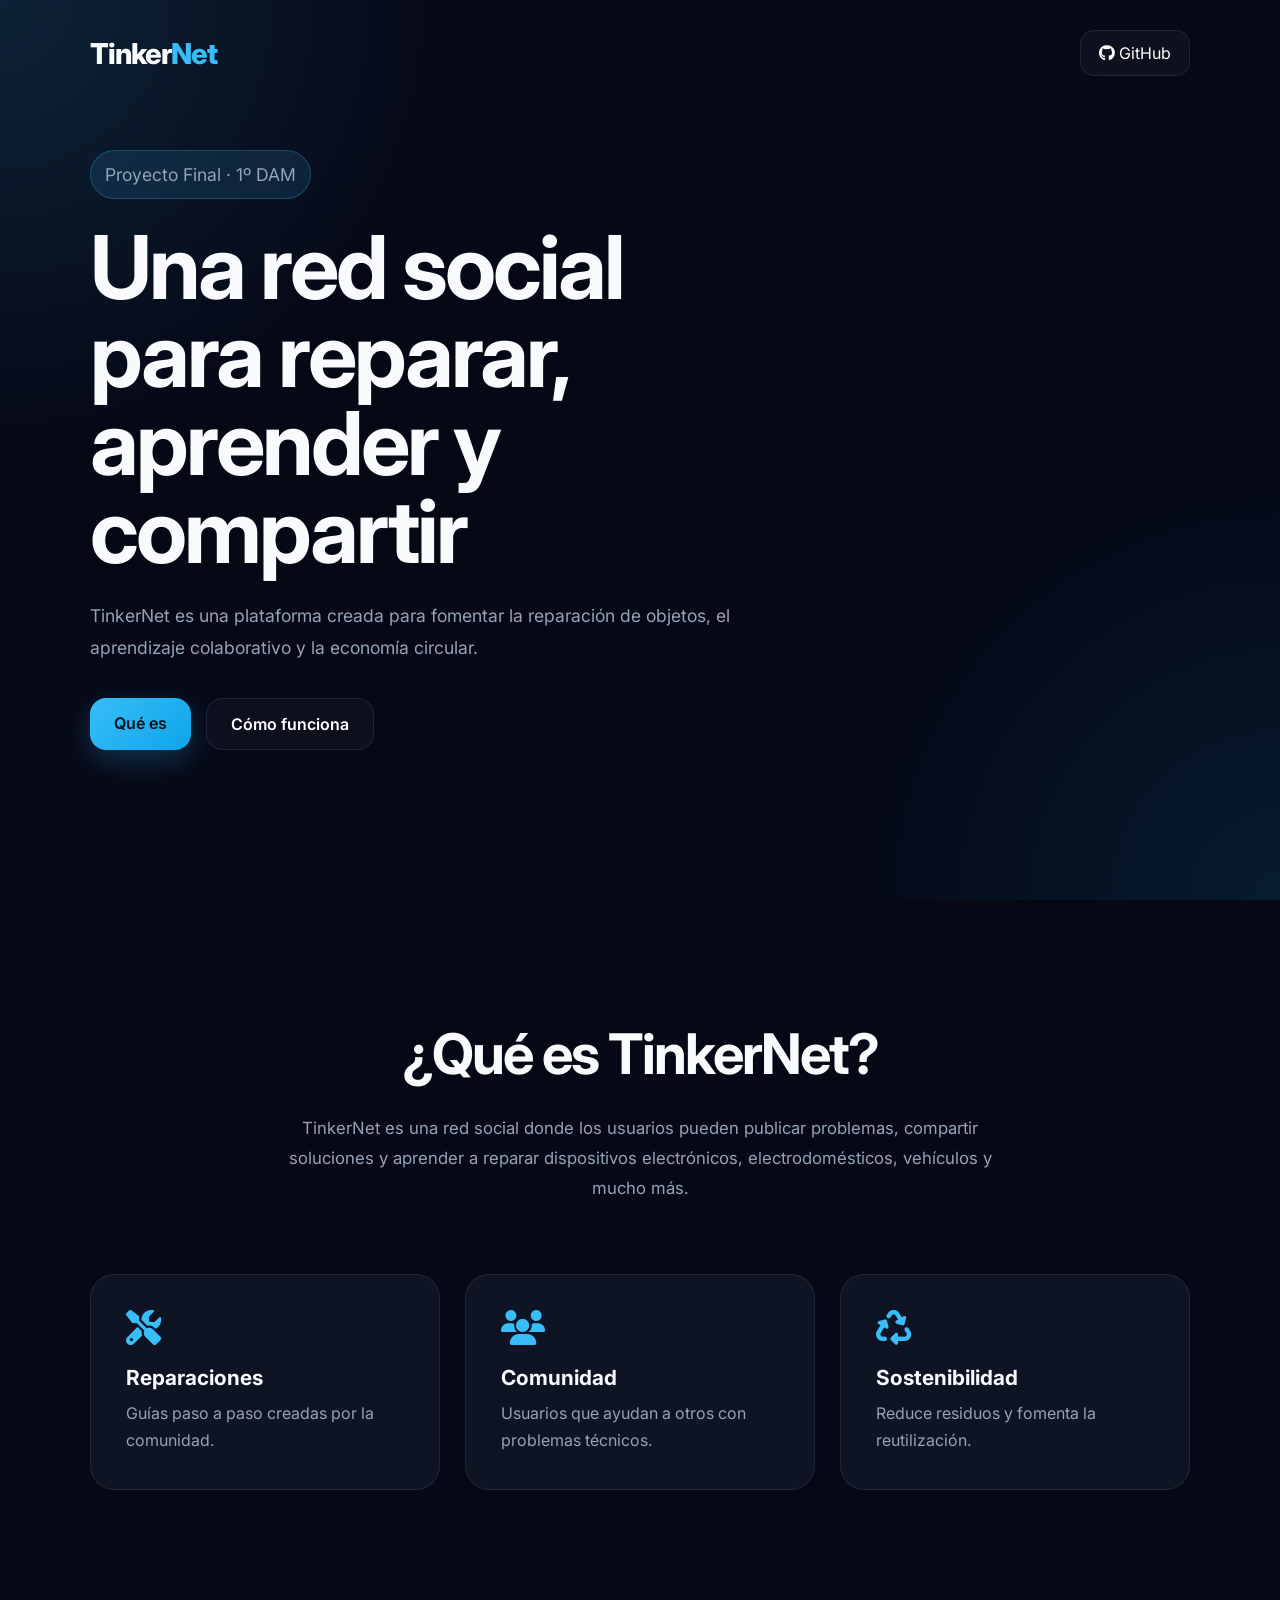
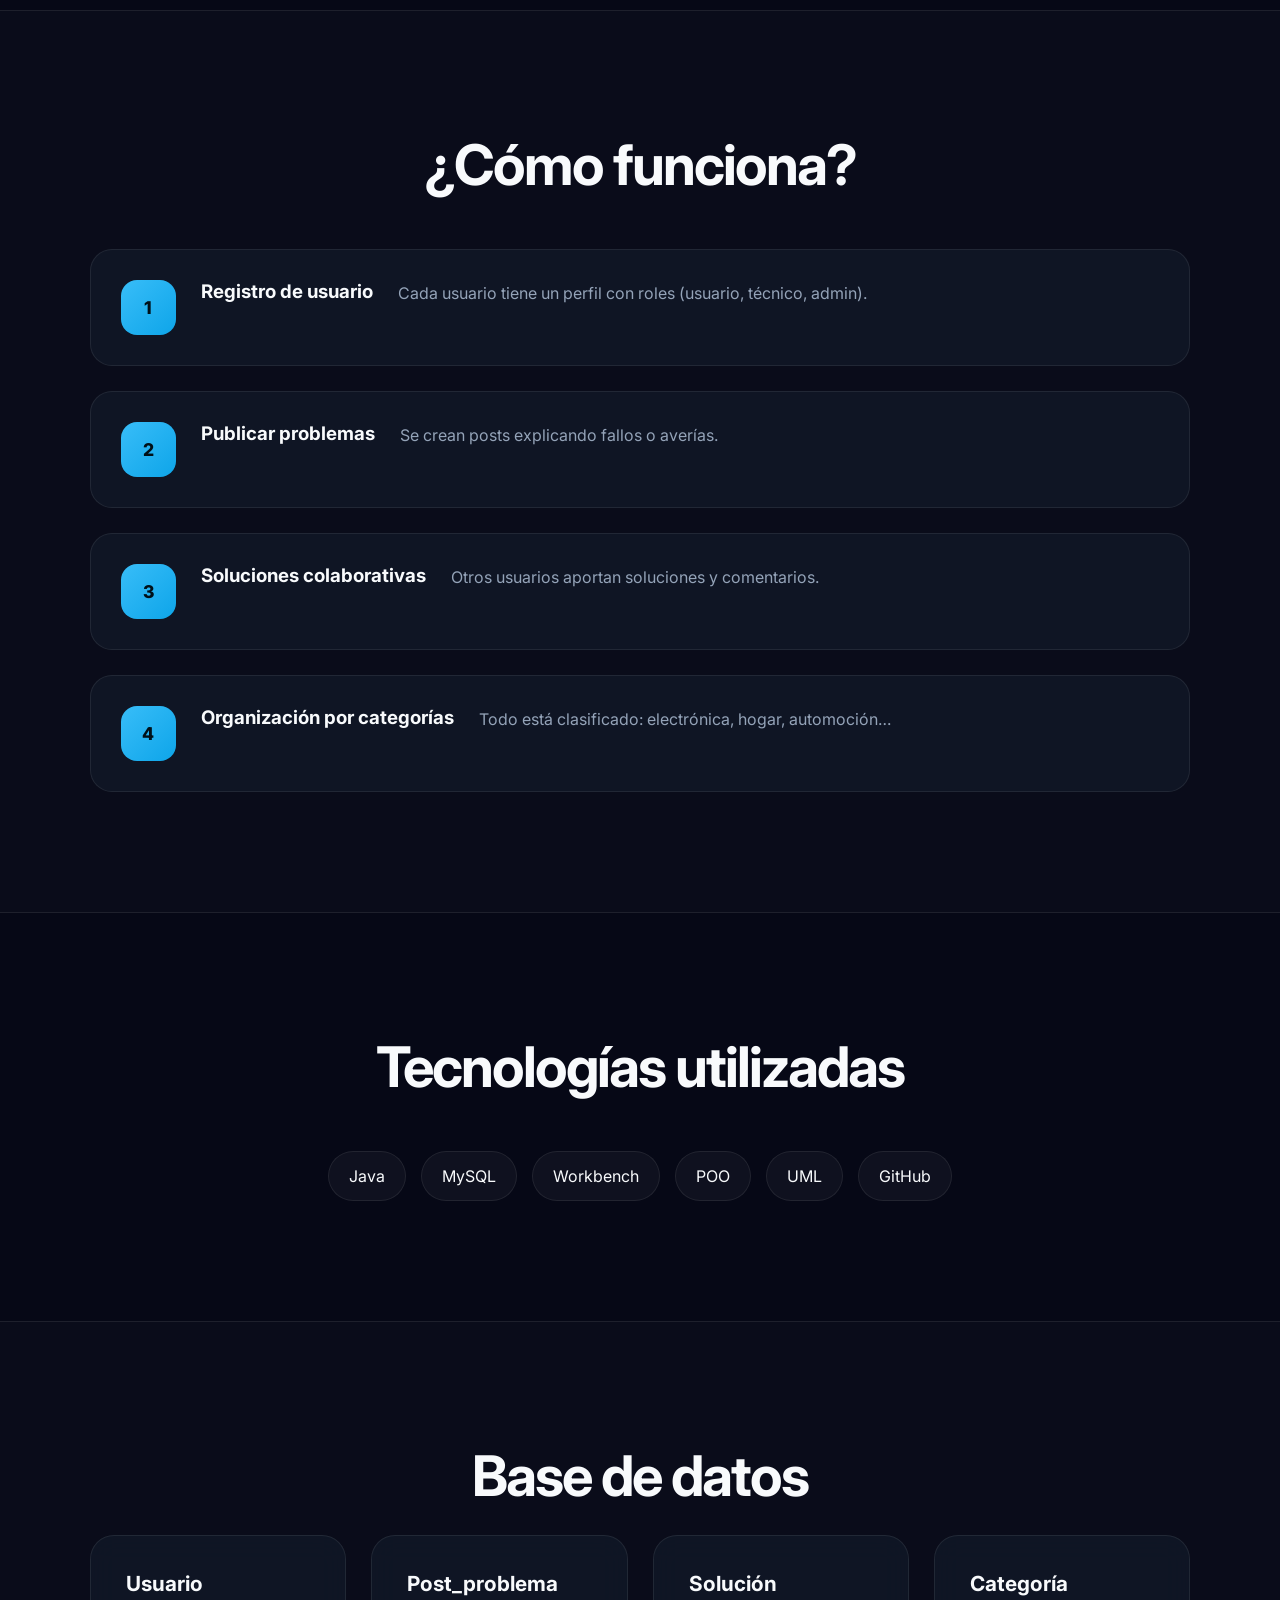
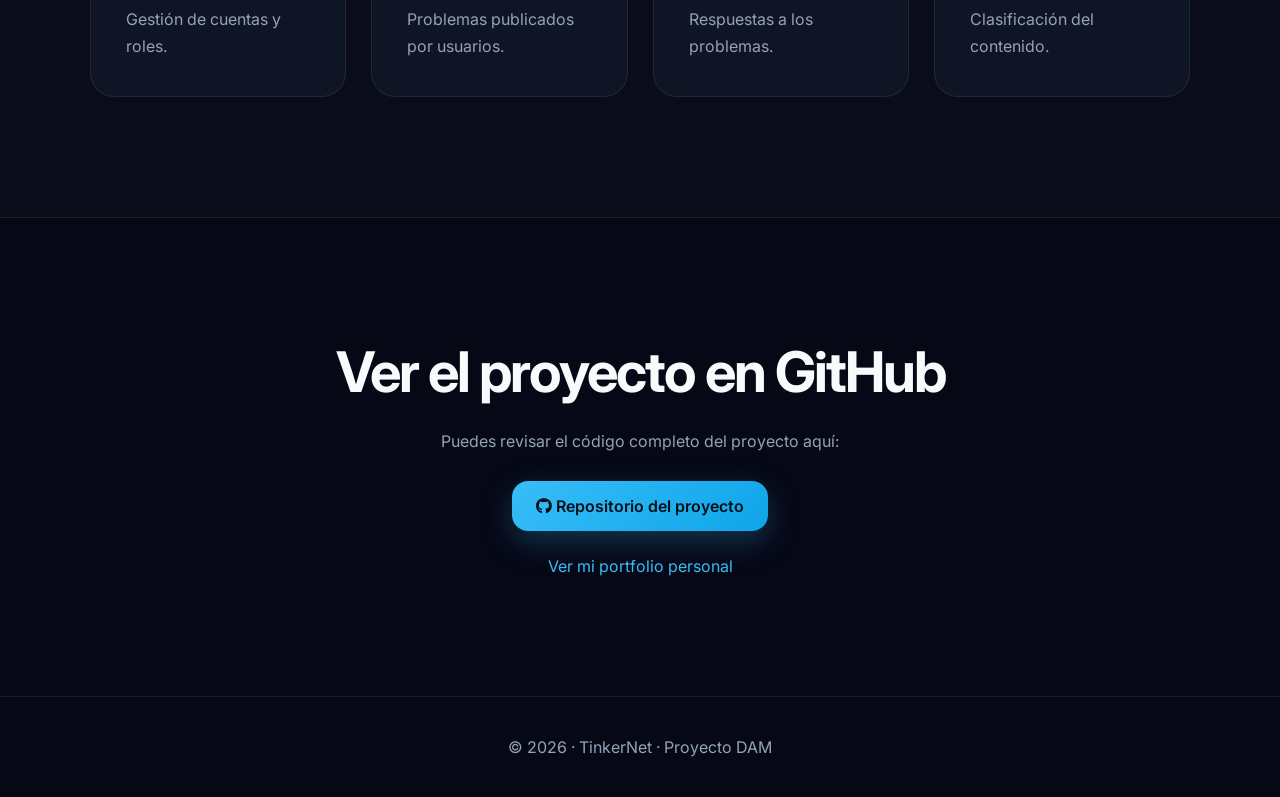
<file: index.html>
<!DOCTYPE html>
<html lang="es">
<head>
  <meta charset="UTF-8">
  <meta name="viewport" content="width=device-width, initial-scale=1.0">

  <title>TinkerNet | Proyecto DAM</title>

  <link rel="stylesheet" href="style.css">

  <link rel="stylesheet" href="https://cdnjs.cloudflare.com/ajax/libs/font-awesome/6.5.1/css/all.min.css">
  <link rel="preconnect" href="https://fonts.googleapis.com">
  <link rel="preconnect" href="https://fonts.gstatic.com" crossorigin>

  <link href="https://fonts.googleapis.com/css2?family=Inter:wght@400;500;600;700;800&display=swap" rel="stylesheet">
</head>

<body>

<!-- ================= HERO ================= -->

<header class="hero">

  <nav class="nav">
    <h1 class="logo">Tinker<span>Net</span></h1>

    <a class="github-link" href="https://github.com/HectorPozo2007" target="_blank">
      <i class="fa-brands fa-github"></i> GitHub
    </a>
  </nav>

  <div class="hero-content">

    <p class="tag">Proyecto Final · 1º DAM</p>

    <h2>Una red social para reparar, aprender y compartir</h2>

    <p>
      TinkerNet es una plataforma creada para fomentar la reparación de objetos,
      el aprendizaje colaborativo y la economía circular.
    </p>

    <div class="buttons">
      <a href="#que-es">Qué es</a>
      <a href="#como-funciona" class="outline">Cómo funciona</a>
    </div>

  </div>

</header>

<!-- ================= QUE ES ================= -->

<section id="que-es" class="section">

  <h2>¿Qué es TinkerNet?</h2>

  <p class="center-text">
    TinkerNet es una red social donde los usuarios pueden publicar problemas,
    compartir soluciones y aprender a reparar dispositivos electrónicos,
    electrodomésticos, vehículos y mucho más.
  </p>

  <div class="grid">

    <div class="card">
      <i class="fa-solid fa-screwdriver-wrench"></i>
      <h3>Reparaciones</h3>
      <p>Guías paso a paso creadas por la comunidad.</p>
    </div>

    <div class="card">
      <i class="fa-solid fa-users"></i>
      <h3>Comunidad</h3>
      <p>Usuarios que ayudan a otros con problemas técnicos.</p>
    </div>

    <div class="card">
      <i class="fa-solid fa-recycle"></i>
      <h3>Sostenibilidad</h3>
      <p>Reduce residuos y fomenta la reutilización.</p>
    </div>

  </div>

</section>

<!-- ================= COMO FUNCIONA ================= -->

<section id="como-funciona" class="section dark">

  <h2>¿Cómo funciona?</h2>

  <div class="steps">

    <div class="step">
      <span>1</span>
      <h3>Registro de usuario</h3>
      <p>Cada usuario tiene un perfil con roles (usuario, técnico, admin).</p>
    </div>

    <div class="step">
      <span>2</span>
      <h3>Publicar problemas</h3>
      <p>Se crean posts explicando fallos o averías.</p>
    </div>

    <div class="step">
      <span>3</span>
      <h3>Soluciones colaborativas</h3>
      <p>Otros usuarios aportan soluciones y comentarios.</p>
    </div>

    <div class="step">
      <span>4</span>
      <h3>Organización por categorías</h3>
      <p>Todo está clasificado: electrónica, hogar, automoción…</p>
    </div>

  </div>

</section>

<!-- ================= TECNOLOGIAS ================= -->

<section class="section">

  <h2>Tecnologías utilizadas</h2>

  <div class="tech">

    <span>Java</span>
    <span>MySQL</span>
    <span>Workbench</span>
    <span>POO</span>
    <span>UML</span>
    <span>GitHub</span>

  </div>

</section>

<!-- ================= BASE DE DATOS ================= -->

<section class="section dark">

  <h2>Base de datos</h2>

  <div class="grid">

    <div class="card">
      <h3>Usuario</h3>
      <p>Gestión de cuentas y roles.</p>
    </div>

    <div class="card">
      <h3>Post_problema</h3>
      <p>Problemas publicados por usuarios.</p>
    </div>

    <div class="card">
      <h3>Solución</h3>
      <p>Respuestas a los problemas.</p>
    </div>

    <div class="card">
      <h3>Categoría</h3>
      <p>Clasificación del contenido.</p>
    </div>

  </div>

</section>

<!-- ================= CTA ================= -->

<section class="section cta">

  <h2>Ver el proyecto en GitHub</h2>

  <p>Puedes revisar el código completo del proyecto aquí:</p>

  <a class="big-button" href="https://github.com/HectorPozo2007/Proyecto1-DAM" target="_blank">
    <i class="fa-brands fa-github"></i> Repositorio del proyecto
  </a>

  <a class="small-link" href="https://hectorpozo2007.github.io" target="_blank">
    Ver mi portfolio personal
  </a>

</section>

<footer>
  <p>© 2026 · TinkerNet · Proyecto DAM</p>
</footer>

<script src="script.js"></script>

</body>
</html>
</file>
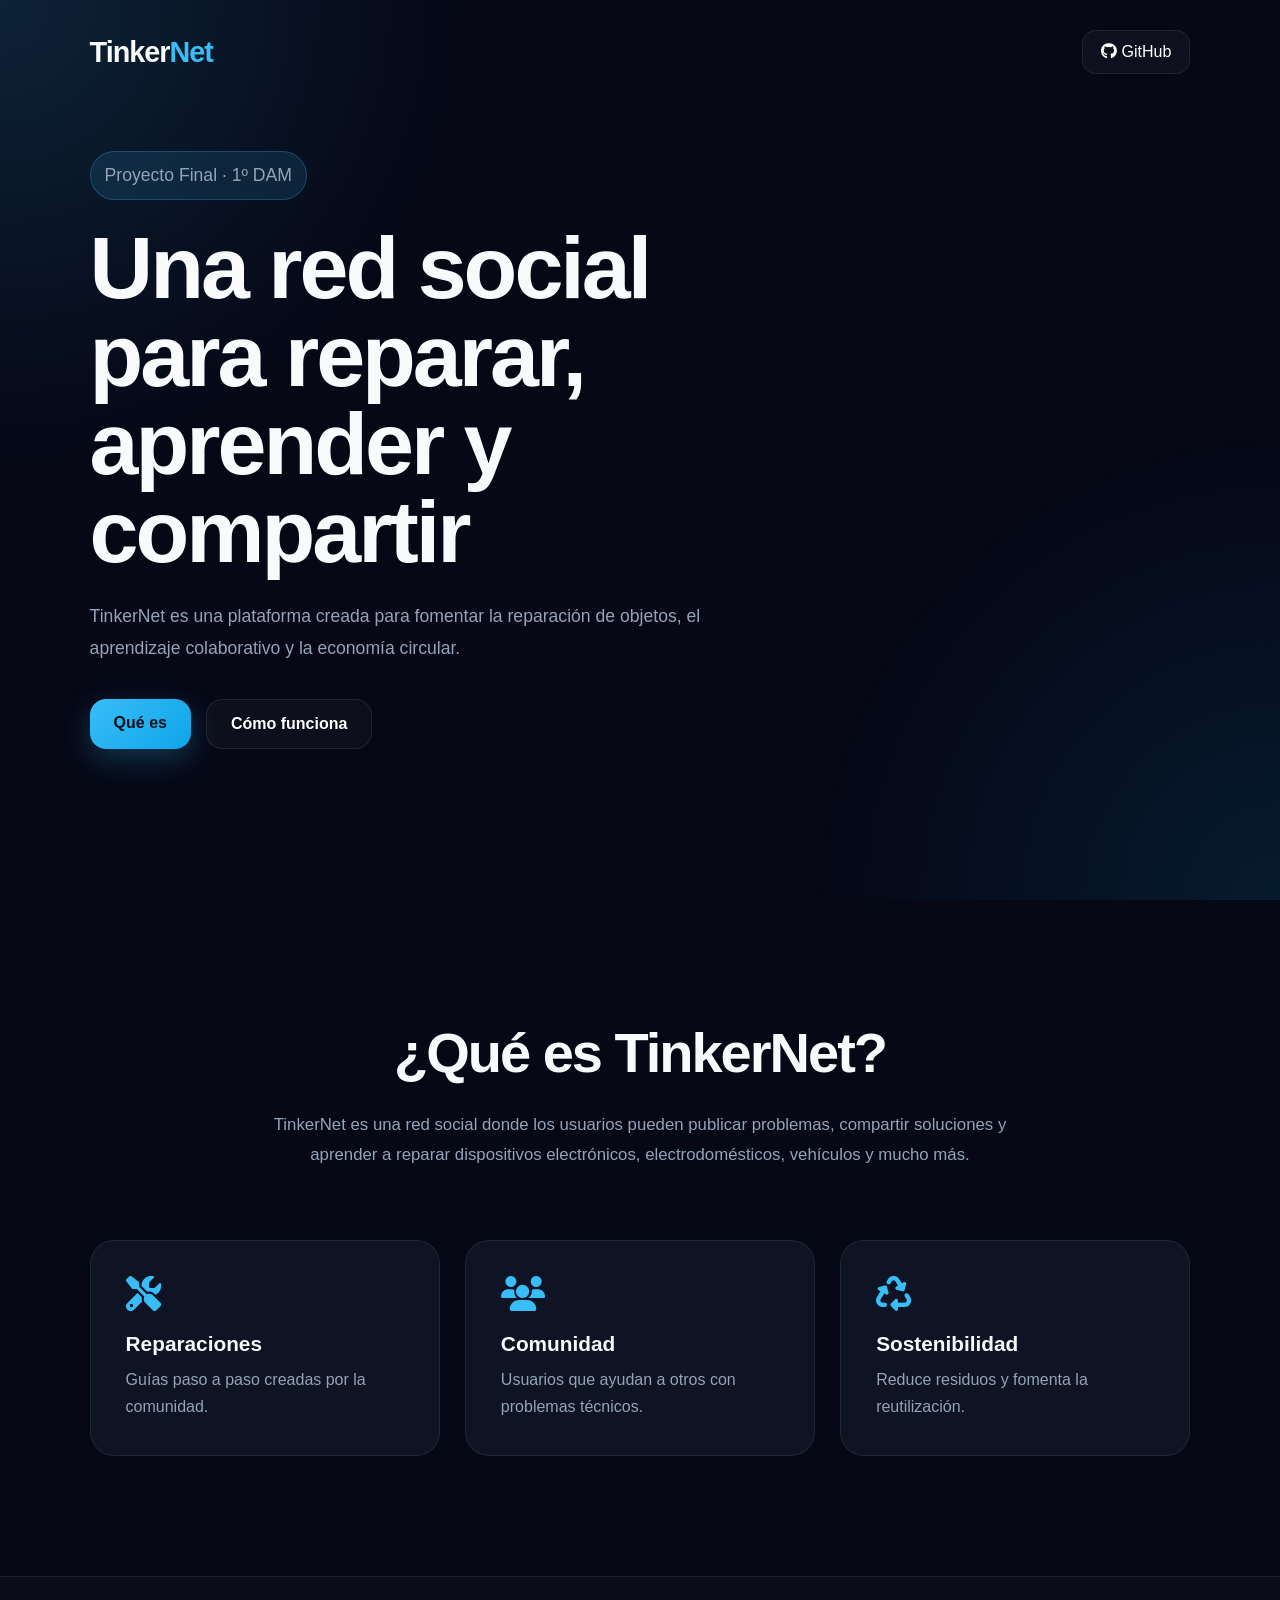
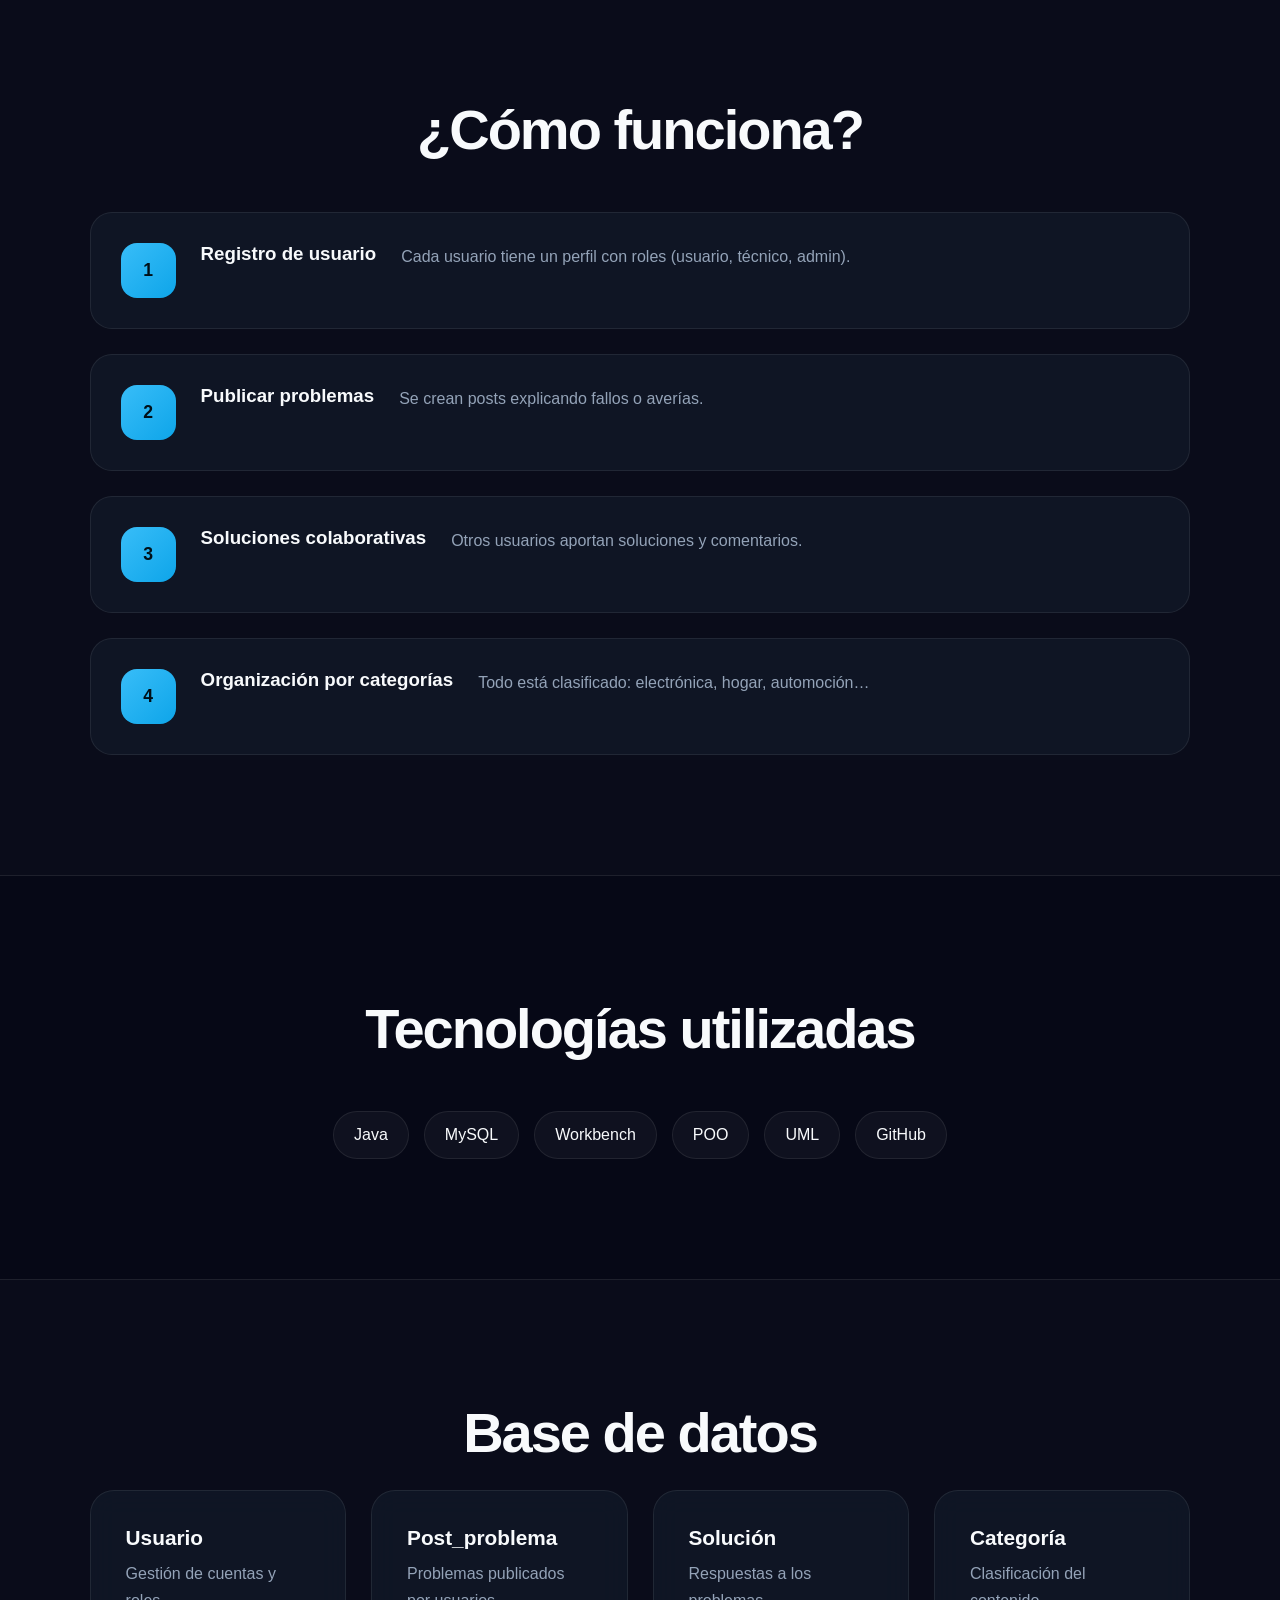
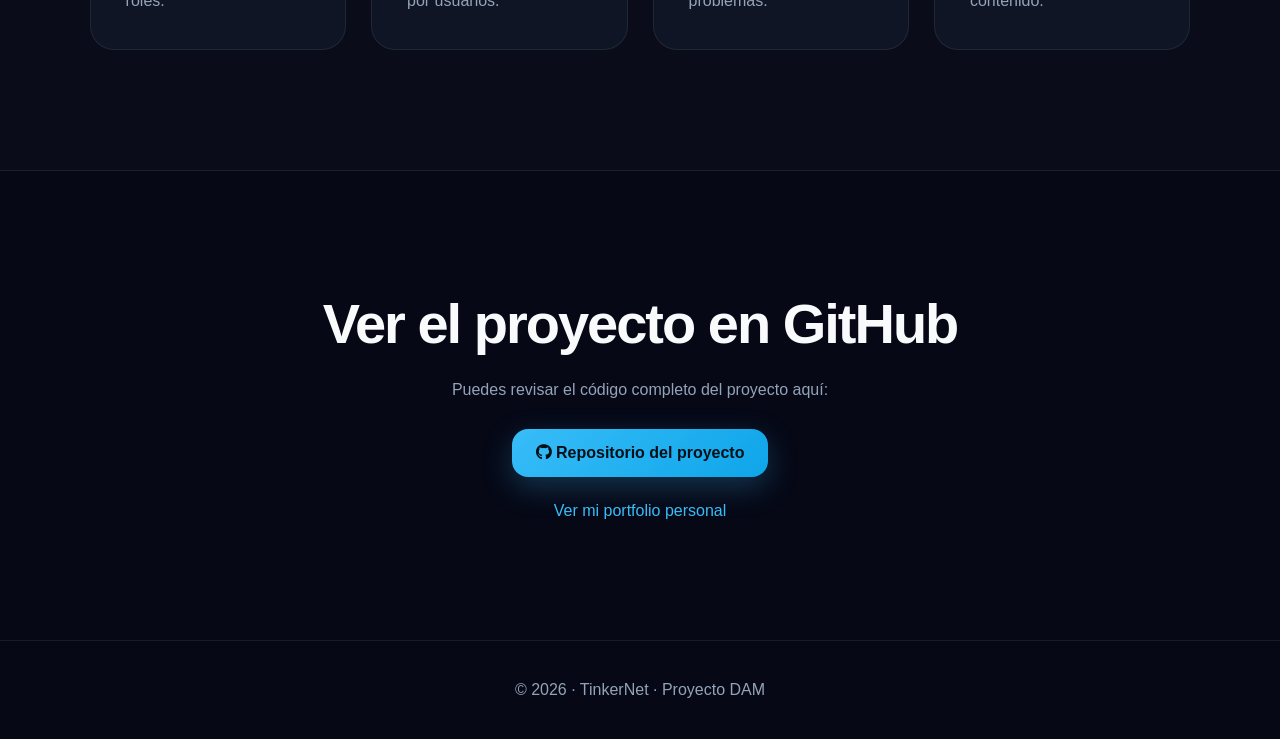
<file: proyecto.html>
<!DOCTYPE html>
<html lang="es">
<head>
  <meta charset="UTF-8">
  <meta name="viewport" content="width=device-width, initial-scale=1.0">

  <title>TinkerNet | Proyecto DAM</title>

  <link rel="stylesheet" href="style.css">

  <link rel="stylesheet" href="https://cdnjs.cloudflare.com/ajax/libs/font-awesome/6.5.1/css/all.min.css">
</head>

<body>

<!-- ================= HERO ================= -->

<header class="hero">

  <nav class="nav">
    <h1 class="logo">Tinker<span>Net</span></h1>

    <a class="github-link" href="https://github.com/HectorPozo2007" target="_blank">
      <i class="fa-brands fa-github"></i> GitHub
    </a>
  </nav>

  <div class="hero-content">

    <p class="tag">Proyecto Final · 1º DAM</p>

    <h2>Una red social para reparar, aprender y compartir</h2>

    <p>
      TinkerNet es una plataforma creada para fomentar la reparación de objetos,
      el aprendizaje colaborativo y la economía circular.
    </p>

    <div class="buttons">
      <a href="#que-es">Qué es</a>
      <a href="#como-funciona" class="outline">Cómo funciona</a>
    </div>

  </div>

</header>

<!-- ================= QUE ES ================= -->

<section id="que-es" class="section">

  <h2>¿Qué es TinkerNet?</h2>

  <p class="center-text">
    TinkerNet es una red social donde los usuarios pueden publicar problemas,
    compartir soluciones y aprender a reparar dispositivos electrónicos,
    electrodomésticos, vehículos y mucho más.
  </p>

  <div class="grid">

    <div class="card">
      <i class="fa-solid fa-screwdriver-wrench"></i>
      <h3>Reparaciones</h3>
      <p>Guías paso a paso creadas por la comunidad.</p>
    </div>

    <div class="card">
      <i class="fa-solid fa-users"></i>
      <h3>Comunidad</h3>
      <p>Usuarios que ayudan a otros con problemas técnicos.</p>
    </div>

    <div class="card">
      <i class="fa-solid fa-recycle"></i>
      <h3>Sostenibilidad</h3>
      <p>Reduce residuos y fomenta la reutilización.</p>
    </div>

  </div>

</section>

<!-- ================= COMO FUNCIONA ================= -->

<section id="como-funciona" class="section dark">

  <h2>¿Cómo funciona?</h2>

  <div class="steps">

    <div class="step">
      <span>1</span>
      <h3>Registro de usuario</h3>
      <p>Cada usuario tiene un perfil con roles (usuario, técnico, admin).</p>
    </div>

    <div class="step">
      <span>2</span>
      <h3>Publicar problemas</h3>
      <p>Se crean posts explicando fallos o averías.</p>
    </div>

    <div class="step">
      <span>3</span>
      <h3>Soluciones colaborativas</h3>
      <p>Otros usuarios aportan soluciones y comentarios.</p>
    </div>

    <div class="step">
      <span>4</span>
      <h3>Organización por categorías</h3>
      <p>Todo está clasificado: electrónica, hogar, automoción…</p>
    </div>

  </div>

</section>

<!-- ================= TECNOLOGIAS ================= -->

<section class="section">

  <h2>Tecnologías utilizadas</h2>

  <div class="tech">

    <span>Java</span>
    <span>MySQL</span>
    <span>Workbench</span>
    <span>POO</span>
    <span>UML</span>
    <span>GitHub</span>

  </div>

</section>

<!-- ================= BASE DE DATOS ================= -->

<section class="section dark">

  <h2>Base de datos</h2>

  <div class="grid">

    <div class="card">
      <h3>Usuario</h3>
      <p>Gestión de cuentas y roles.</p>
    </div>

    <div class="card">
      <h3>Post_problema</h3>
      <p>Problemas publicados por usuarios.</p>
    </div>

    <div class="card">
      <h3>Solución</h3>
      <p>Respuestas a los problemas.</p>
    </div>

    <div class="card">
      <h3>Categoría</h3>
      <p>Clasificación del contenido.</p>
    </div>

  </div>

</section>

<!-- ================= CTA ================= -->

<section class="section cta">

  <h2>Ver el proyecto en GitHub</h2>

  <p>Puedes revisar el código completo del proyecto aquí:</p>

  <a class="big-button" href="https://github.com/HectorPozo2007/Proyecto1-DAM" target="_blank">
    <i class="fa-brands fa-github"></i> Repositorio del proyecto
  </a>

  <a class="small-link" href="https://hectorpozo2007.github.io" target="_blank">
    Ver mi portfolio personal
  </a>

</section>

<footer>
  <p>© 2026 · TinkerNet · Proyecto DAM</p>
</footer>

<script src="script.js"></script>

</body>
</html>
</file>
<file: style.css>
:root{
  --bg:#060816;
  --bg2:#0f172a;
  --card:#111827cc;
  --text:#f8fafc;
  --muted:#94a3b8;
  --primary:#38bdf8;
  --primary2:#0ea5e9;
  --border:rgba(255,255,255,.08);
  --shadow:0 10px 40px rgba(0,0,0,.35);
}

*{
  margin:0;
  padding:0;
  box-sizing:border-box;
}

html{
  scroll-behavior:smooth;
}

body{
  font-family:'Inter',sans-serif;
  background:var(--bg);
  color:var(--text);
  overflow-x:hidden;
}

/* ================= BACKGROUND FX ================= */

body::before{
  content:"";
  position:fixed;
  inset:0;
  background:
    radial-gradient(circle at top left, rgba(56,189,248,.15), transparent 30%),
    radial-gradient(circle at bottom right, rgba(14,165,233,.12), transparent 30%);
  z-index:-1;
}

/* ================= HERO ================= */

.hero{
  min-height:100vh;
  padding:40px 7%;
  position:relative;
  display:flex;
  flex-direction:column;
  justify-content:center;
}

.nav{
  position:absolute;
  top:30px;
  left:7%;
  right:7%;
  display:flex;
  justify-content:space-between;
  align-items:center;
}

.logo{
  font-size:1.8rem;
  font-weight:800;
  letter-spacing:-1px;
}

.logo span{
  color:var(--primary);
}

.github-link{
  text-decoration:none;
  color:white;
  padding:12px 18px;
  border:1px solid var(--border);
  border-radius:14px;
  backdrop-filter:blur(10px);
  background:rgba(255,255,255,.04);
  transition:.3s;
}

.github-link:hover{
  border-color:var(--primary);
  transform:translateY(-2px);
  box-shadow:0 0 20px rgba(56,189,248,.2);
}

.hero-content{
  max-width:720px;
}

.tag{
  display:inline-block;
  padding:8px 14px;
  background:rgba(56,189,248,.12);
  color:var(--primary);
  border:1px solid rgba(56,189,248,.25);
  border-radius:999px;
  margin-bottom:24px;
  font-size:.9rem;
}

.hero h2{
  font-size:clamp(3rem,7vw,5.5rem);
  line-height:1;
  letter-spacing:-3px;
  margin-bottom:25px;
}

.hero p{
  color:var(--muted);
  font-size:1.1rem;
  line-height:1.8;
  max-width:650px;
}

/* ================= BUTTONS ================= */

.buttons{
  display:flex;
  gap:15px;
  margin-top:35px;
  flex-wrap:wrap;
}

.buttons a,
.big-button{
  text-decoration:none;
  padding:15px 24px;
  border-radius:16px;
  font-weight:600;
  transition:.3s ease;
}

.buttons a:first-child,
.big-button{
  background:linear-gradient(135deg,var(--primary),var(--primary2));
  color:#001018;
  box-shadow:0 10px 30px rgba(56,189,248,.25);
}

.buttons a:first-child:hover,
.big-button:hover{
  transform:translateY(-4px);
  box-shadow:0 20px 40px rgba(56,189,248,.35);
}

.outline{
  border:1px solid var(--border);
  color:white;
  background:rgba(255,255,255,.03);
}

.outline:hover{
  border-color:var(--primary);
  background:rgba(56,189,248,.08);
}

/* ================= SECTIONS ================= */

.section{
  padding:120px 7%;
  position:relative;
}

.section h2{
  text-align:center;
  font-size:clamp(2rem,5vw,3.5rem);
  margin-bottom:25px;
  letter-spacing:-2px;
}

.center-text{
  max-width:750px;
  margin:auto;
  text-align:center;
  color:var(--muted);
  line-height:1.8;
  margin-bottom:70px;
  font-size:1.05rem;
}

.dark{
  background:rgba(255,255,255,.02);
  border-top:1px solid var(--border);
  border-bottom:1px solid var(--border);
}

/* ================= GRID ================= */

.grid{
  display:grid;
  grid-template-columns:repeat(auto-fit,minmax(250px,1fr));
  gap:25px;
}

.card{
  background:var(--card);
  border:1px solid var(--border);
  padding:35px;
  border-radius:24px;
  backdrop-filter:blur(14px);
  transition:.35s ease;
  position:relative;
  overflow:hidden;
}

.card::before{
  content:"";
  position:absolute;
  inset:0;
  background:linear-gradient(135deg,rgba(56,189,248,.08),transparent 40%);
  opacity:0;
  transition:.3s;
}

.card:hover::before{
  opacity:1;
}

.card:hover{
  transform:translateY(-10px);
  border-color:rgba(56,189,248,.35);
  box-shadow:var(--shadow);
}

.card i{
  font-size:2.2rem;
  color:var(--primary);
  margin-bottom:20px;
}

.card h3{
  margin-bottom:10px;
  font-size:1.3rem;
}

.card p{
  color:var(--muted);
  line-height:1.7;
}

/* ================= STEPS ================= */

.steps{
  display:grid;
  gap:25px;
  margin-top:50px;
}

.step{
  background:var(--card);
  border:1px solid var(--border);
  border-radius:22px;
  padding:30px;
  display:flex;
  gap:25px;
  align-items:flex-start;
  transition:.3s;
}

.step:hover{
  transform:translateX(10px);
  border-color:rgba(56,189,248,.3);
}

.step span{
  min-width:55px;
  height:55px;
  border-radius:16px;
  background:linear-gradient(135deg,var(--primary),var(--primary2));
  display:flex;
  align-items:center;
  justify-content:center;
  color:#001018;
  font-weight:800;
  font-size:1.1rem;
}

.step h3{
  margin-bottom:8px;
}

.step p{
  color:var(--muted);
  line-height:1.7;
}

/* ================= TECH ================= */

.tech{
  display:flex;
  justify-content:center;
  flex-wrap:wrap;
  gap:15px;
  margin-top:50px;
}

.tech span{
  padding:14px 20px;
  border-radius:999px;
  background:rgba(255,255,255,.04);
  border:1px solid var(--border);
  transition:.3s;
}

.tech span:hover{
  border-color:var(--primary);
  transform:translateY(-3px);
}

/* ================= CTA ================= */

.cta{
  text-align:center;
}

.cta p{
  color:var(--muted);
  margin-top:15px;
}

.big-button{
  display:inline-block;
  margin-top:30px;
}

.small-link{
  display:block;
  margin-top:25px;
  color:var(--primary);
  text-decoration:none;
}

.small-link:hover{
  text-decoration:underline;
}

/* ================= FOOTER ================= */

footer{
  padding:40px;
  text-align:center;
  color:var(--muted);
  border-top:1px solid var(--border);
}

/* ================= ANIMATIONS ================= */

.reveal{
  opacity:0;
  transform:translateY(40px);
  transition:1s ease;
}

.reveal.active{
  opacity:1;
  transform:translateY(0);
}

/* ================= MOBILE ================= */

@media(max-width:768px){

  .hero{
    padding-top:120px;
  }

  .hero h2{
    line-height:1.1;
  }

  .nav{
    flex-direction:column;
    gap:15px;
  }

  .step{
    flex-direction:column;
  }

}
</file>
